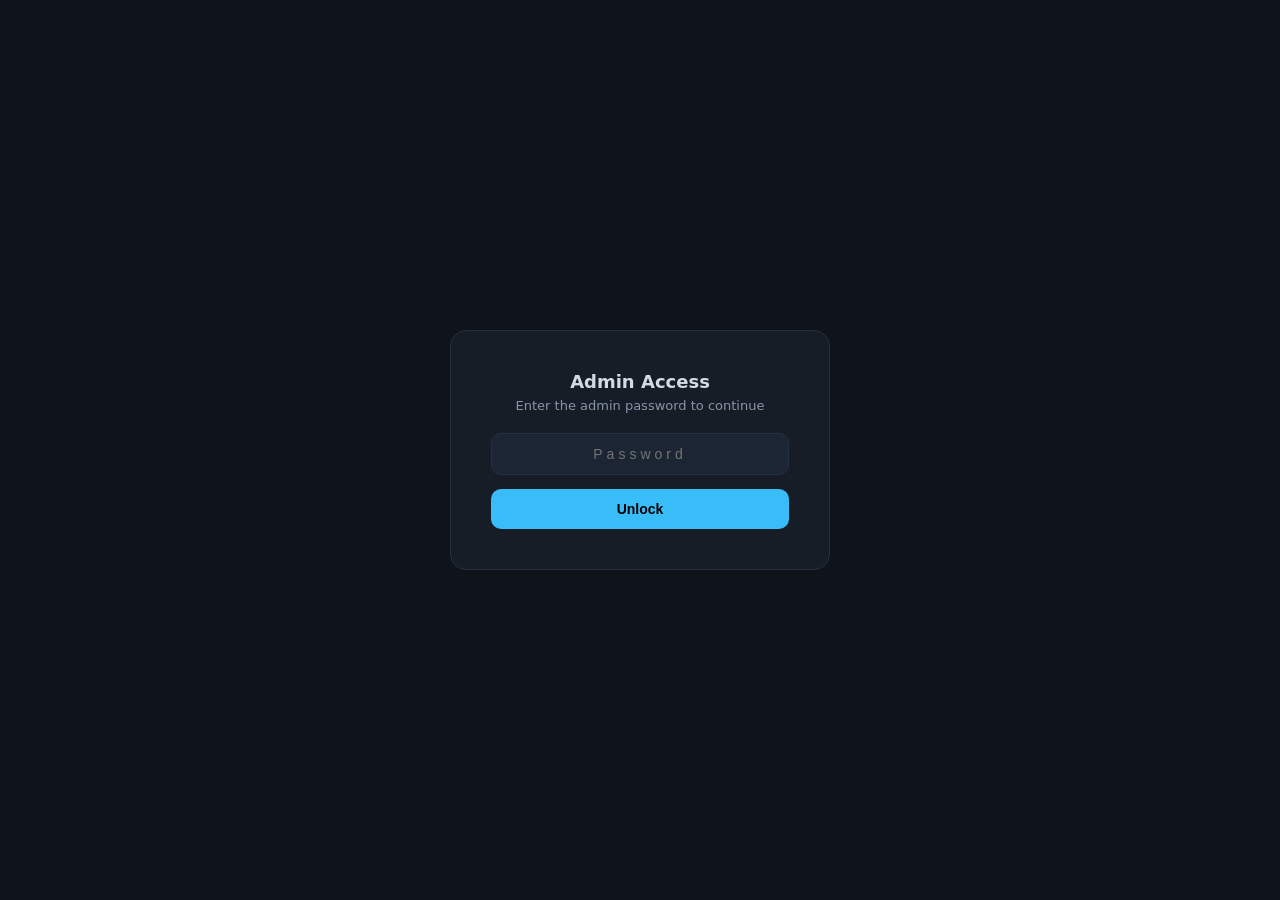
<file: admin.html>
<!DOCTYPE html>
<html lang="en">
<head>
  <meta charset="UTF-8" />
  <meta name="viewport" content="width=device-width, initial-scale=1.0" />
  <title>Lyari Crisis Map - Admin Panel</title>
  <style>
    :root {
      --bg: #0f141a; --panel: #161d27; --panel-2: #1c2533;
      --border: #263042; --text: #d3dae2; --text-secondary: #8895a7;
      --muted: #556677; --accent: #38bdf8; --env: #4ade80; --crit: #ef4444;
      --sev: #f97316; --high: #eab308;
    }
    body.light {
      --bg: #f8f9fc; --panel: #ffffff; --panel-2: #f1f3f7;
      --border: #dde2ea; --text: #0f1729; --text-secondary: #4a5568;
      --muted: #8895a7;
    }
    * { margin: 0; padding: 0; box-sizing: border-box; }
    body { background: var(--bg); color: var(--text); font-family: 'Inter', system-ui, sans-serif; min-height: 100vh; }

    .admin-header { background: var(--panel); border-bottom: 1px solid var(--border); padding: 20px 32px; display: flex; justify-content: space-between; align-items: center; }
    .admin-header h1 { font-size: 20px; font-weight: 800; letter-spacing: -.4px; }
    .admin-header h1 span { color: var(--accent); }
    .header-actions { display: flex; gap: 10px; align-items: center; }
    .theme-btn { background: var(--panel-2); border: 1px solid var(--border); border-radius: 8px; padding: 8px 12px; cursor: pointer; color: var(--text); font-size: 13px; text-decoration: none; }
    .theme-btn:hover { background: var(--border); }

    .tabs { display: flex; gap: 0; padding: 0 32px; background: var(--panel); border-bottom: 1px solid var(--border); }
    .tab { padding: 12px 20px; font-size: 13px; font-weight: 600; color: var(--text-secondary); cursor: pointer; border-bottom: 2px solid transparent; transition: all .2s; }
    .tab.active { color: var(--accent); border-bottom-color: var(--accent); }
    .tab:hover { color: var(--text); }
    .tab .count { background: var(--crit); color: #fff; font-size: 10px; padding: 2px 6px; border-radius: 10px; margin-left: 6px; font-weight: 700; }
    .tab .count.green { background: var(--env); color: #000; }

    .content { padding: 24px 32px; max-width: 1200px; margin: 0 auto; }
    .section { display: none; }
    .section.active { display: block; }

    .stats-row { display: grid; grid-template-columns: repeat(auto-fit, minmax(180px, 1fr)); gap: 14px; margin-bottom: 24px; }
    .stat-card { background: var(--panel); border: 1px solid var(--border); border-radius: 12px; padding: 16px; }
    .stat-card .label { font-size: 11px; color: var(--text-secondary); text-transform: uppercase; letter-spacing: .5px; }
    .stat-card .value { font-size: 28px; font-weight: 800; margin-top: 4px; }
    .stat-card .value.crit { color: var(--crit); }
    .stat-card .value.env { color: var(--env); }
    .stat-card .value.accent { color: var(--accent); }
    .stat-card .value.sev { color: var(--sev); }

    .approved-banner { background: linear-gradient(135deg, #065f46, #064e3b); border: 1px solid var(--env); border-radius: 12px; padding: 16px 20px; margin-bottom: 20px; display: flex; align-items: center; gap: 14px; }
    .approved-banner .icon { font-size: 28px; }
    .approved-banner .info h3 { font-size: 14px; font-weight: 700; color: var(--env); }
    .approved-banner .info p { font-size: 12px; color: #a7f3d0; margin-top: 2px; }
    .approved-banner .badge-count { background: var(--env); color: #000; font-size: 22px; font-weight: 800; padding: 8px 16px; border-radius: 10px; margin-left: auto; }

    .table-wrap { background: var(--panel); border: 1px solid var(--border); border-radius: 12px; overflow: hidden; }
    table { width: 100%; border-collapse: collapse; }
    th { background: var(--panel-2); text-align: left; padding: 12px 16px; font-size: 11px; text-transform: uppercase; letter-spacing: .5px; color: var(--text-secondary); font-weight: 600; }
    td { padding: 12px 16px; border-top: 1px solid var(--border); font-size: 13px; vertical-align: top; }
    tr:hover td { background: var(--panel-2); }
    tr.approved-row td { background: rgba(74, 222, 128, 0.06); }
    tr.approved-row td:first-child { border-left: 3px solid var(--env); }

    .badge { display: inline-block; padding: 3px 8px; border-radius: 6px; font-size: 10px; font-weight: 700; text-transform: uppercase; }
    .badge.pending { background: var(--high); color: #000; }
    .badge.approved { background: var(--env); color: #000; }
    .badge.rejected { background: var(--crit); color: #fff; }

    .btn { border: none; border-radius: 8px; padding: 8px 14px; font-size: 12px; font-weight: 600; cursor: pointer; transition: all .15s; }
    .btn-approve { background: var(--env); color: #000; }
    .btn-approve:hover { filter: brightness(1.15); }
    .btn-reject { background: var(--crit); color: #fff; }
    .btn-reject:hover { filter: brightness(1.15); }
    .btn-view { background: var(--accent); color: #000; }
    .btn-view:hover { filter: brightness(1.15); }
    .btn-delete { background: var(--panel-2); color: var(--crit); border: 1px solid var(--border); }
    .btn-delete:hover { background: var(--crit); color: #fff; }

    .actions-cell { display: flex; gap: 6px; flex-wrap: wrap; }
    .empty { text-align: center; padding: 60px 20px; color: var(--text-secondary); }
    .empty h3 { font-size: 16px; margin-bottom: 8px; color: var(--text); }

    .debug-box { background: var(--panel-2); border: 1px solid var(--border); border-radius: 8px; padding: 12px 16px; margin-bottom: 16px; font-family: monospace; font-size: 11px; color: var(--text-secondary); }

    @media (max-width: 768px) {
      .admin-header { padding: 16px; flex-direction: column; gap: 12px; }
      .content { padding: 16px; }
      .tabs { padding: 0 16px; overflow-x: auto; }
      table { font-size: 12px; }
      td, th { padding: 8px 10px; }
      .actions-cell { flex-direction: column; }
    }
    /* Auth Gate */
    .auth-gate { position: fixed; inset: 0; background: var(--bg); z-index: 9999; display: flex; align-items: center; justify-content: center; }
    .auth-box { background: var(--panel); border: 1px solid var(--border); border-radius: 16px; padding: 40px; max-width: 380px; width: 90%; text-align: center; }
    .auth-box h2 { font-size: 18px; margin-bottom: 6px; }
    .auth-box p { font-size: 13px; color: var(--text-secondary); margin-bottom: 20px; }
    .auth-box input { width: 100%; padding: 12px 16px; border-radius: 10px; border: 1px solid var(--border); background: var(--panel-2); color: var(--text); font-size: 14px; text-align: center; letter-spacing: 4px; outline: none; margin-bottom: 14px; }
    .auth-box input:focus { border-color: var(--accent); }
    .auth-box button { width: 100%; padding: 12px; border: none; border-radius: 10px; background: var(--accent); color: #000; font-weight: 700; font-size: 14px; cursor: pointer; }
    .auth-box button:hover { filter: brightness(1.1); }
    .auth-error { color: var(--crit); font-size: 12px; margin-top: 8px; display: none; }
    .admin-content { display: none; }
    .admin-content.authenticated { display: block; }
  </style>
</head>
<body>

<!-- Auth Gate -->
<div class="auth-gate" id="auth-gate">
  <div class="auth-box">
    <h2>Admin Access</h2>
    <p>Enter the admin password to continue</p>
    <input type="password" id="auth-password" placeholder="Password" maxlength="30" />
    <button onclick="attemptAuth()">Unlock</button>
    <div class="auth-error" id="auth-error">Incorrect password. Try again.</div>
  </div>
</div>

<!-- Main Admin Content (hidden until auth) -->
<div class="admin-content" id="admin-content">

<div class="admin-header">
  <h1>Lyari Crisis Map <span>Admin</span></h1>
  <div class="header-actions">
    <button class="theme-btn" onclick="toggleTheme()">Light/Dark</button>
    <a href="index.html" class="theme-btn" style="color:var(--accent)">Back to Map</a>
  </div>
</div>

<div class="tabs">
  <div class="tab active" data-tab="issues" onclick="switchTab('issues')">
    Submitted Issues <span class="count" id="issues-count">0</span>
  </div>
  <div class="tab" data-tab="edits" onclick="switchTab('edits')">
    Pending Edits <span class="count" id="edits-count">0</span>
  </div>
  <div class="tab" data-tab="approved" onclick="switchTab('approved')">
    Approved <span class="count green" id="approved-count">0</span>
  </div>
</div>

<div class="content">
  <!-- Debug box to confirm data is loading -->
    <div class="debug-box" id="debug-box">Loading data...<br><button onclick="testSubmit()" style="margin-top:8px;padding:4px 10px;border:1px solid var(--accent);background:transparent;color:var(--accent);border-radius:6px;cursor:pointer;font-size:11px;">+ Test Submit (debug)</button></div>

  <!-- Stats -->
  <div class="stats-row">
    <div class="stat-card"><div class="label">Pending Issues</div><div class="value crit" id="stat-pending">0</div></div>
    <div class="stat-card"><div class="label">Pending Edits</div><div class="value sev" id="stat-edits">0</div></div>
    <div class="stat-card"><div class="label">Approved</div><div class="value env" id="stat-approved">0</div></div>
    <div class="stat-card"><div class="label">Total Submitted</div><div class="value accent" id="stat-total">0</div></div>
  </div>

  <!-- Submitted Issues Section -->
  <div class="section active" id="section-issues">
    <!-- Approved issues banner -->
    <div class="approved-banner" id="approved-banner" style="display:none">
      <div class="icon">&#10003;</div>
      <div class="info">
        <h3>Approved Issues</h3>
        <p>These issues have been approved and are now live on the map.</p>
      </div>
      <div class="badge-count" id="approved-banner-count">0</div>
    </div>

    <div class="table-wrap">
      <table>
        <thead>
          <tr>
            <th>Date</th>
            <th>Title</th>
            <th>Category</th>
            <th>UC</th>
            <th>Submitted By</th>
            <th>Status</th>
            <th>Actions</th>
          </tr>
        </thead>
        <tbody id="issues-tbody"></tbody>
      </table>
    </div>
    <div class="empty" id="issues-empty" style="display:none">
      <h3>No submitted issues</h3>
      <p>Community-submitted issues will appear here for review.</p>
    </div>
  </div>

  <!-- Pending Edits Section -->
  <div class="section" id="section-edits">
    <div class="table-wrap">
      <table>
        <thead>
          <tr>
            <th>Date</th>
            <th>Type</th>
            <th>Target</th>
            <th>Details</th>
            <th>Submitted By</th>
            <th>Status</th>
            <th>Actions</th>
          </tr>
        </thead>
        <tbody id="edits-tbody"></tbody>
      </table>
    </div>
    <div class="empty" id="edits-empty" style="display:none">
      <h3>No pending edits</h3>
      <p>Community-suggested corrections will appear here for review.</p>
    </div>
  </div>

  <!-- Approved Section -->
  <div class="section" id="section-approved">
    <div class="table-wrap">
      <table>
        <thead>
          <tr>
            <th>Date</th>
            <th>Type</th>
            <th>Title / Target</th>
            <th>Details</th>
            <th>Actions</th>
          </tr>
        </thead>
        <tbody id="approved-tbody"></tbody>
      </table>
    </div>
    <div class="empty" id="approved-empty" style="display:none">
      <h3>No approved items yet</h3>
      <p>Approved issues and edits will appear here.</p>
    </div>
  </div>
</div>

<script src="db.js"></script>
<script>
const ISSUES_KEY = "lyari-submitted-issues";
const EDITS_KEY = "lyari-community-edits";
const APPROVED_KEY = "lyari-approved";

// Initialize IndexedDB
if (typeof LyariDB !== "undefined") {
  LyariDB.init().catch(e => console.warn("DB init failed, using localStorage:", e));
}

function getSubmitted() {
  // Try IndexedDB first, fallback to localStorage
  if (typeof LyariDB !== "undefined") {
    return LyariDB.getSubmittedIssues().catch(() => {
      try { return JSON.parse(localStorage.getItem(ISSUES_KEY)) || []; } catch { return []; }
    });
  }
  try { return JSON.parse(localStorage.getItem(ISSUES_KEY)) || []; } catch { return []; }
}
function getEdits() {
  if (typeof LyariDB !== "undefined") {
    return LyariDB.getEdits().catch(() => {
      try { return JSON.parse(localStorage.getItem(EDITS_KEY)) || []; } catch { return []; }
    });
  }
  try { return JSON.parse(localStorage.getItem(EDITS_KEY)) || []; } catch { return []; }
}
function getApproved() {
  if (typeof LyariDB !== "undefined") {
    return LyariDB.getApproved().catch(() => {
      try { return JSON.parse(localStorage.getItem(APPROVED_KEY)) || []; } catch { return []; }
    });
  }
  try { return JSON.parse(localStorage.getItem(APPROVED_KEY)) || []; } catch { return []; }
}

function saveSubmitted(arr) {
  localStorage.setItem(ISSUES_KEY, JSON.stringify(arr));
  if (typeof LyariDB !== "undefined") {
    arr.forEach(issue => LyariDB.addSubmittedIssue(issue).catch(() => {}));
  }
}
function saveEdits(arr) {
  localStorage.setItem(EDITS_KEY, JSON.stringify(arr));
}
function saveApproved(arr) {
  localStorage.setItem(APPROVED_KEY, JSON.stringify(arr));
  if (typeof LyariDB !== "undefined") {
    arr.forEach(item => LyariDB.approveItem(item).catch(() => {}));
  }
}

function switchTab(tab) {
  document.querySelectorAll(".tab").forEach(t => t.classList.remove("active"));
  document.querySelector(`[data-tab="${tab}"]`).classList.add("active");
  document.querySelectorAll(".section").forEach(s => s.classList.remove("active"));
  document.getElementById(`section-${tab}`).classList.add("active");
  render();
}

function formatDate(iso) {
  if (!iso) return "-";
  const d = new Date(iso);
  return d.toLocaleDateString("en-GB", { day: "numeric", month: "short", year: "numeric" });
}

function render() {
  const submitted = getSubmitted();
  const edits = getEdits();
  const approved = getApproved();

  const pendingIssues = submitted.filter(i => i.status !== "approved");
  const pendingEdits = edits.filter(e => e.status === "pending");
  const approvedIssues = approved.filter(a => a.type === "issue");
  const approvedEdits = approved.filter(a => a.type === "edit");

  // Debug info
  document.getElementById("debug-box").innerHTML =
    `<strong>localStorage keys:</strong> ${ISSUES_KEY}, ${EDITS_KEY}, ${APPROVED_KEY}<br>` +
    `<strong>Raw submitted:</strong> ${localStorage.getItem(ISSUES_KEY) ? "Found (" + submitted.length + " items)" : "NOT FOUND"}<br>` +
    `<strong>Pending issues:</strong> ${pendingIssues.length} | <strong>Approved issues:</strong> ${approvedIssues.length} | <strong>Pending edits:</strong> ${pendingEdits.length}`;

  document.getElementById("issues-count").textContent = pendingIssues.length;
  document.getElementById("edits-count").textContent = pendingEdits.length;
  document.getElementById("approved-count").textContent = approved.length;

  document.getElementById("stat-pending").textContent = pendingIssues.length;
  document.getElementById("stat-edits").textContent = pendingEdits.length;
  document.getElementById("stat-approved").textContent = approved.length;
  document.getElementById("stat-total").textContent = submitted.length + edits.length;

  // Approved banner
  const banner = document.getElementById("approved-banner");
  if (approvedIssues.length > 0) {
    banner.style.display = "flex";
    document.getElementById("approved-banner-count").textContent = approvedIssues.length;
  } else {
    banner.style.display = "none";
  }

  // Issues table
  const issuesTbody = document.getElementById("issues-tbody");
  const issuesEmpty = document.getElementById("issues-empty");
  if (pendingIssues.length === 0) {
    issuesTbody.innerHTML = "";
    issuesEmpty.style.display = "block";
  } else {
    issuesEmpty.style.display = "none";
    issuesTbody.innerHTML = pendingIssues.map((issue, i) => {
      const origIdx = submitted.indexOf(issue);
      return `<tr>
        <td>${formatDate(issue.submittedAt)}</td>
        <td><strong>${issue.title}</strong></td>
        <td>${issue.cat || "-"}</td>
        <td>${issue.loc || "-"}</td>
        <td>${issue.submittedBy || "Anonymous"}</td>
        <td><span class="badge pending">${issue.status || "pending"}</span></td>
        <td class="actions-cell">
          <button class="btn btn-view" onclick="viewIssue(${origIdx})">View</button>
          <button class="btn btn-approve" onclick="approveIssue(${origIdx})">Approve</button>
          <button class="btn btn-reject" onclick="rejectIssue(${origIdx})">Reject</button>
        </td>
      </tr>`;
    }).join("");
  }

  // Edits table
  const editsTbody = document.getElementById("edits-tbody");
  const editsEmpty = document.getElementById("edits-empty");
  if (pendingEdits.length === 0) {
    editsTbody.innerHTML = "";
    editsEmpty.style.display = "block";
  } else {
    editsEmpty.style.display = "none";
    editsTbody.innerHTML = pendingEdits.map((edit, i) => {
      const origIdx = edits.indexOf(edit);
      return `<tr>
        <td>${formatDate(edit.submittedAt)}</td>
        <td>${edit.type}</td>
        <td>${edit.target}</td>
        <td style="max-width:300px">${edit.details}</td>
        <td>${edit.submittedBy || "Anonymous"}</td>
        <td><span class="badge pending">pending</span></td>
        <td class="actions-cell">
          <button class="btn btn-approve" onclick="approveEdit(${origIdx})">Approve</button>
          <button class="btn btn-reject" onclick="rejectEdit(${origIdx})">Reject</button>
        </td>
      </tr>`;
    }).join("");
  }

  // Approved table
  const approvedTbody = document.getElementById("approved-tbody");
  const approvedEmpty = document.getElementById("approved-empty");
  if (approved.length === 0) {
    approvedTbody.innerHTML = "";
    approvedEmpty.style.display = "block";
  } else {
    approvedEmpty.style.display = "none";
    approvedTbody.innerHTML = approved.map((item, i) => `<tr class="approved-row">
      <td>${formatDate(item.approvedAt)}</td>
      <td><span class="badge approved">${item.type}</span></td>
      <td><strong>${item.title || item.target || "-"}</strong></td>
      <td style="max-width:300px">${item.details || item.summaryEn || "-"}</td>
      <td class="actions-cell">
        <button class="btn btn-delete" onclick="removeApproved(${i})">Remove</button>
      </td>
    </tr>`).join("");
  }
}

function viewIssue(idx) {
  const submitted = getSubmitted();
  const issue = submitted[idx];
  if (!issue) return;
  const w = window.open("", "_blank", "width=600,height=500");
  w.document.write(`<html><head><title>${issue.title}</title><style>body{font-family:system-ui;padding:20px;background:#0f141a;color:#d3dae2;}h1{font-size:16px;}p{font-size:13px;color:#8895a7;line-height:1.6;}.field{margin:8px 0;}label{font-size:11px;color:#556677;text-transform:uppercase;}</style></head><body>
    <h1>${issue.title}</h1>
    <div class="field"><label>Category:</label> ${issue.cat}</div>
    <div class="field"><label>Severity:</label> ${issue.sev}</div>
    <div class="field"><label>Location:</label> ${issue.loc}</div>
    <div class="field"><label>Submitted by:</label> ${issue.submittedBy || "Anonymous"}</div>
    <div class="field"><label>Description:</label><p>${issue.summaryEn}</p></div>
    ${issue.images && issue.images.length ? `<div class="field"><label>Photos:</label><br>${issue.images.map(img => `<img src="${img}" style="max-width:100%;max-height:200px;border-radius:8px;margin:4px 0;" />`).join("")}</div>` : ""}
  </body></html>`);
}

function approveIssue(idx) {
  const submitted = getSubmitted();
  const issue = submitted[idx];
  if (!issue) return;
  issue.status = "approved";
  submitted.splice(idx, 1);
  saveSubmitted(submitted);
  const approved = getApproved();
  approved.push({ ...issue, type: "issue", approvedAt: new Date().toISOString() });
  saveApproved(approved);
  render();
  alert("Issue approved and added to map.");
}

function rejectIssue(idx) {
  if (!confirm("Reject and delete this submission?")) return;
  const submitted = getSubmitted();
  submitted.splice(idx, 1);
  saveSubmitted(submitted);
  render();
}

function approveEdit(idx) {
  const edits = getEdits();
  const edit = edits[idx];
  if (!edit) return;
  edits.splice(idx, 1);
  saveEdits(edits);
  const approved = getApproved();
  approved.push({ ...edit, type: "edit", approvedAt: new Date().toISOString() });
  saveApproved(approved);
  render();
  alert("Edit approved. You can now manually apply this correction to app.js.");
}

function rejectEdit(idx) {
  if (!confirm("Reject this edit suggestion?")) return;
  const edits = getEdits();
  edits.splice(idx, 1);
  saveEdits(edits);
  render();
}

function removeApproved(idx) {
  if (!confirm("Remove from approved list?")) return;
  const approved = getApproved();
  approved.splice(idx, 1);
  saveApproved(approved);
  render();
}

// Theme
let currentTheme = localStorage.getItem("lyari-theme") || "dark";
function applyTheme(t) {
  if (t === "light") document.body.classList.add("light");
  else document.body.classList.remove("light");
  localStorage.setItem("lyari-theme", t);
  currentTheme = t;
}
function toggleTheme() { applyTheme(currentTheme === "dark" ? "light" : "dark"); }
applyTheme(currentTheme);

function testSubmit() {
  const testIssue = {
    id: "submitted-" + Date.now(),
    title: "TEST ISSUE - " + new Date().toLocaleTimeString(),
    titleUrdu: "ٹیسٹ مسئلہ",
    cat: "social",
    sev: "high",
    loc: "UC-11 Chakiwara (Test)",
    coords: [67.000, 24.871],
    summaryEn: "This is a test issue submitted from admin panel for debugging.",
    summaryUr: "یہ ٹیسٹ مسئلہ ہے",
    facts: ["Test fact 1", "Test fact 2"],
    factsUr: ["ٹیسٹ حقیقت 1"],
    solutions: ["Test solution"],
    solutionsUr: ["ٹیسٹ حل"],
    resources: [],
    sources: [{ t: "Admin Test", u: "#" }],
    images: [],
    people: [],
    isSubmitted: true,
    submittedBy: "Admin Debug",
    submittedAt: new Date().toISOString(),
  };
  const arr = getSubmitted();
  arr.push(testIssue);
  localStorage.setItem(ISSUES_KEY, JSON.stringify(arr));
  render();
  alert("Test issue added to localStorage. Check if it appears in the table.");
}

render();
</script>

</div><!-- end admin-content -->

<script>
// Auth Gate
const ADMIN_PASSWORD = "hawa";

function attemptAuth() {
  const input = document.getElementById("auth-password");
  const error = document.getElementById("auth-error");
  if (input.value === ADMIN_PASSWORD) {
    document.getElementById("auth-gate").style.display = "none";
    document.getElementById("admin-content").classList.add("authenticated");
    sessionStorage.setItem("lyari-admin-auth", "1");
  } else {
    error.style.display = "block";
    input.value = "";
    input.focus();
  }
}

document.getElementById("auth-password").addEventListener("keydown", e => {
  if (e.key === "Enter") attemptAuth();
});

// Check if already authenticated in this session
if (sessionStorage.getItem("lyari-admin-auth") === "1") {
  document.getElementById("auth-gate").style.display = "none";
  document.getElementById("admin-content").classList.add("authenticated");
}
</script>

</body>
</html>
</file>
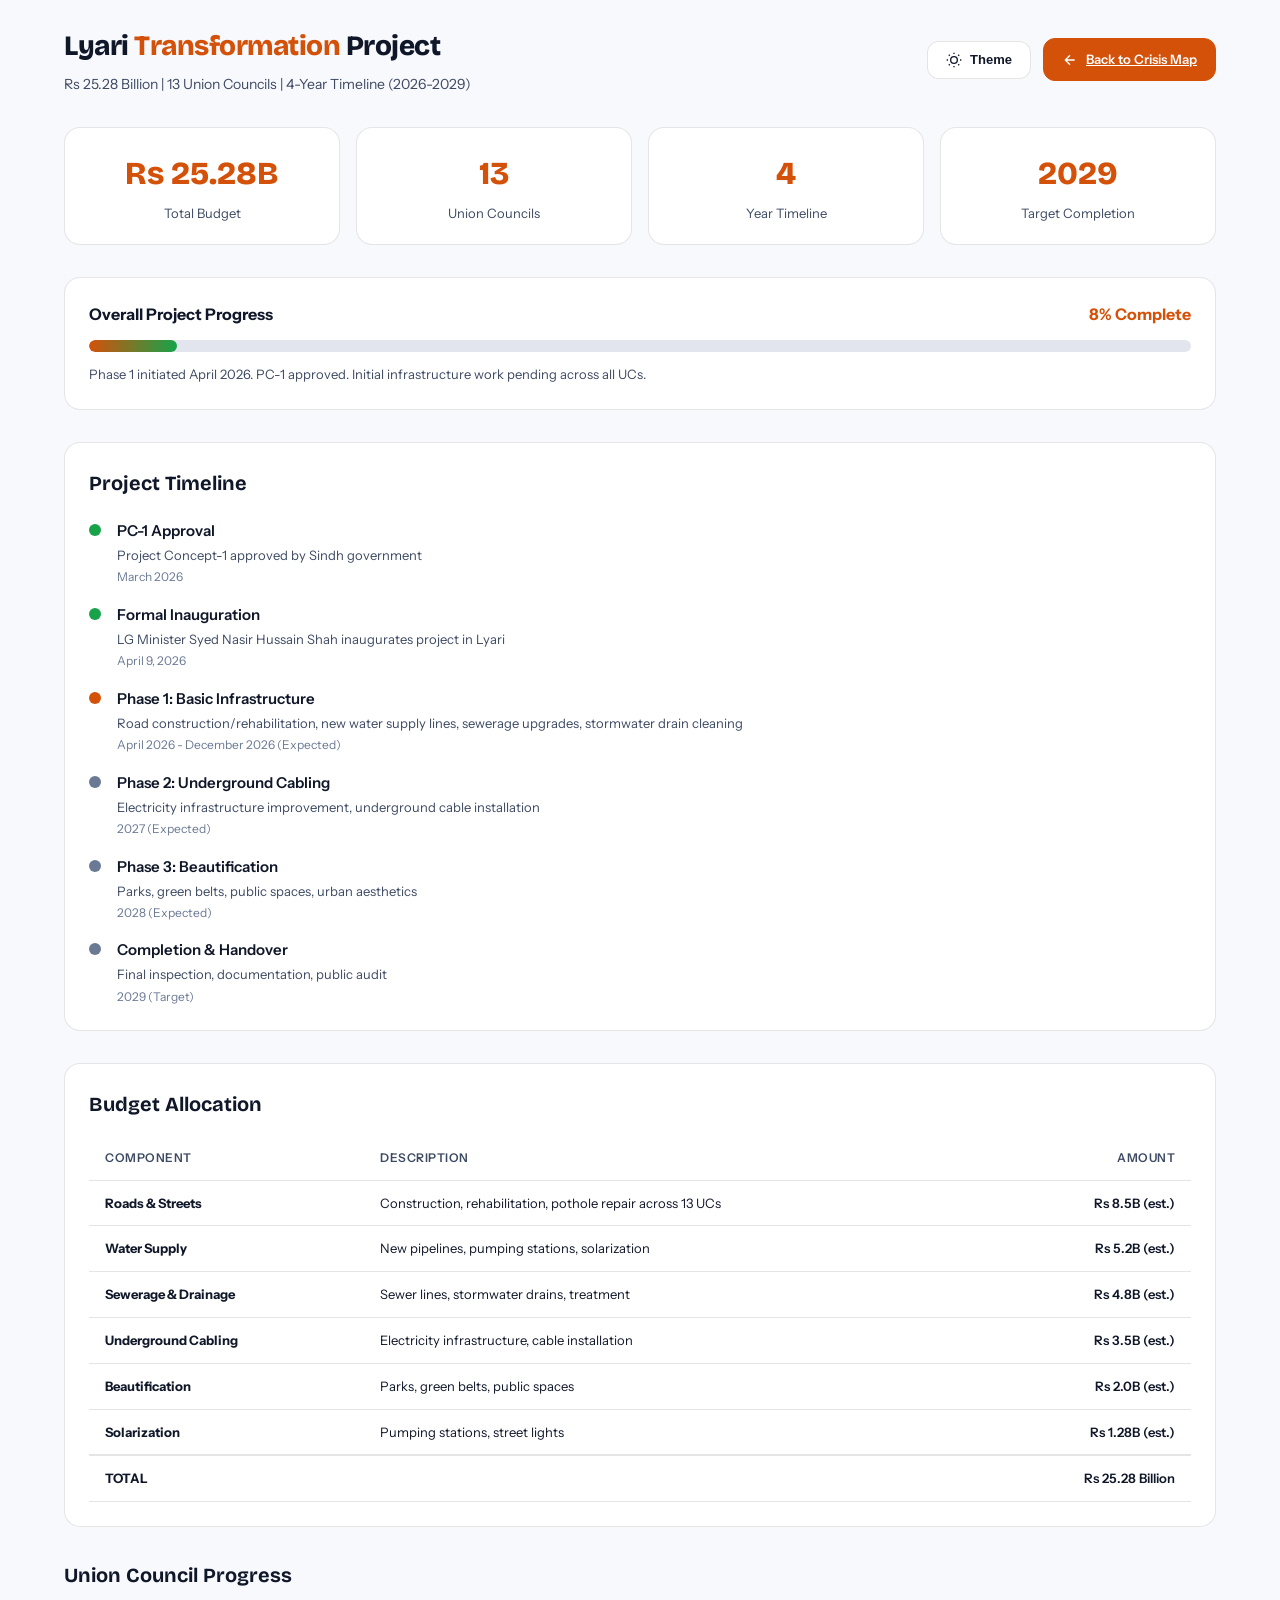
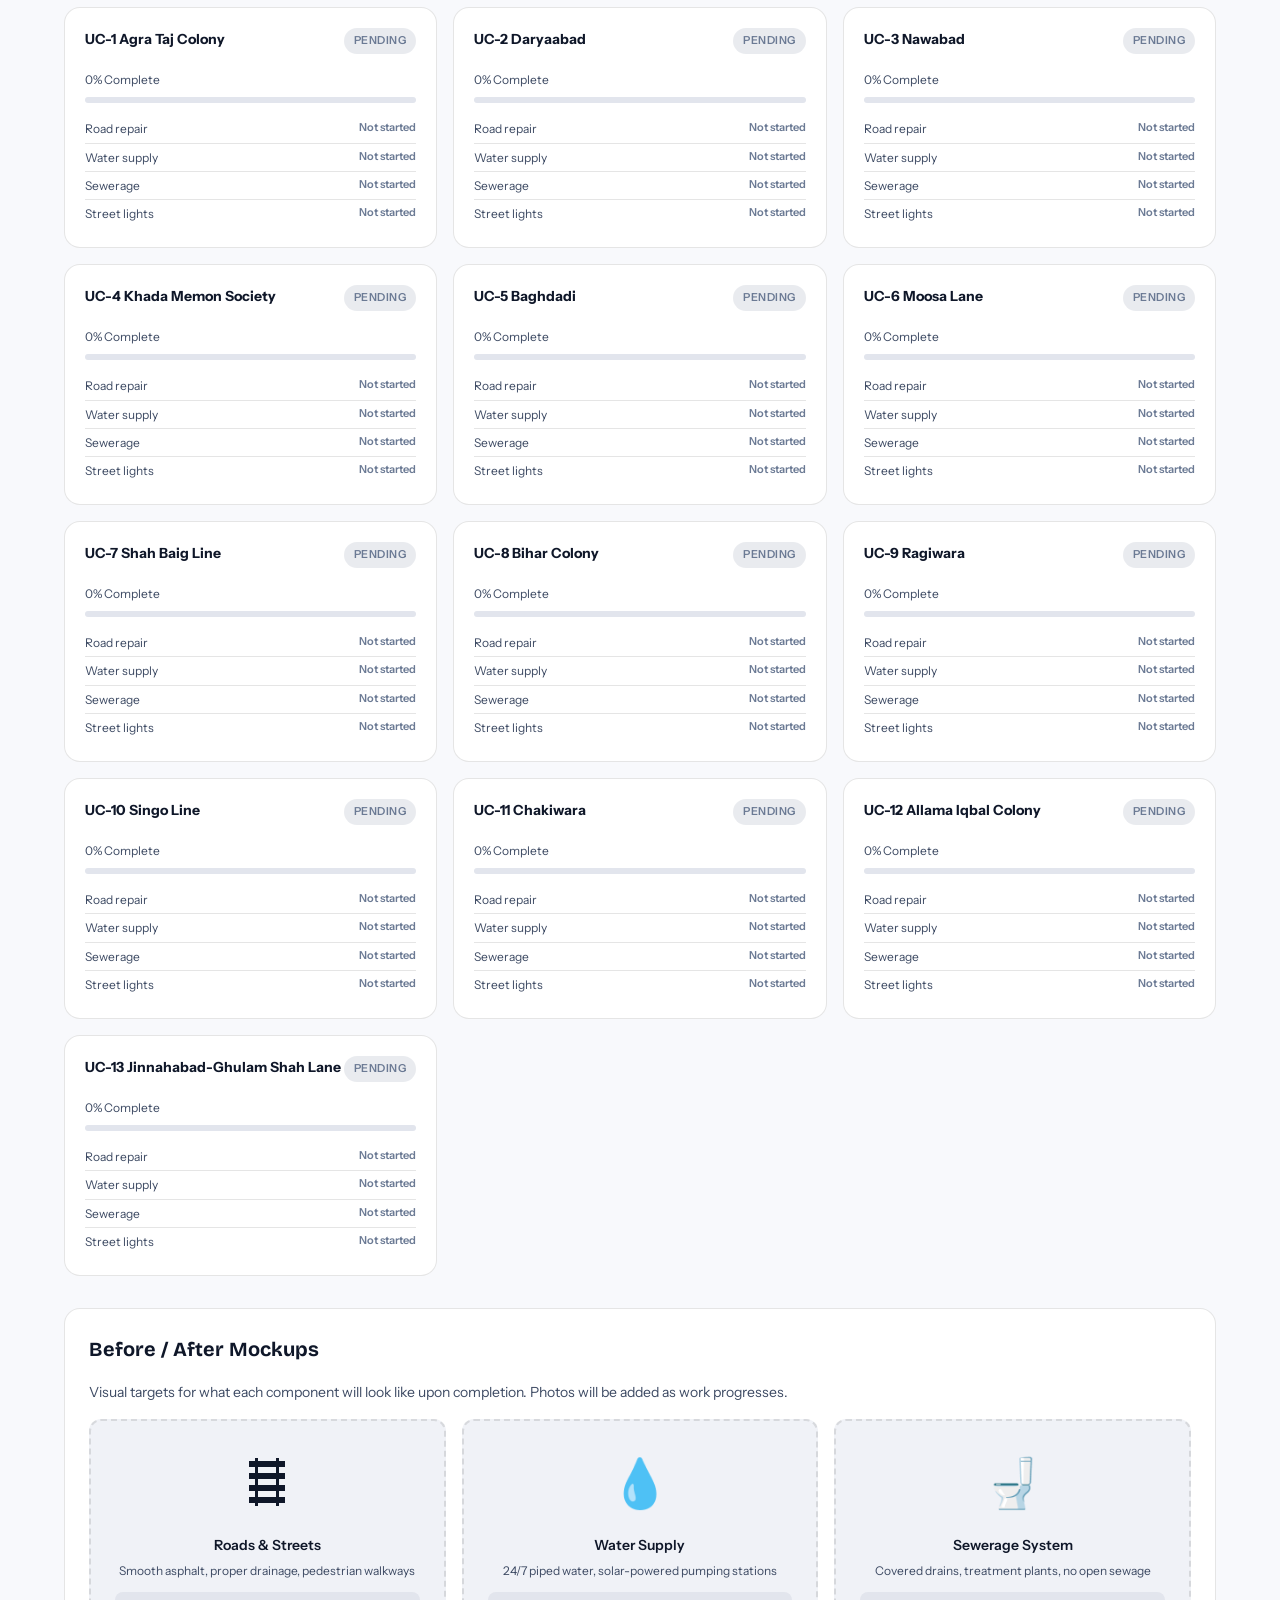
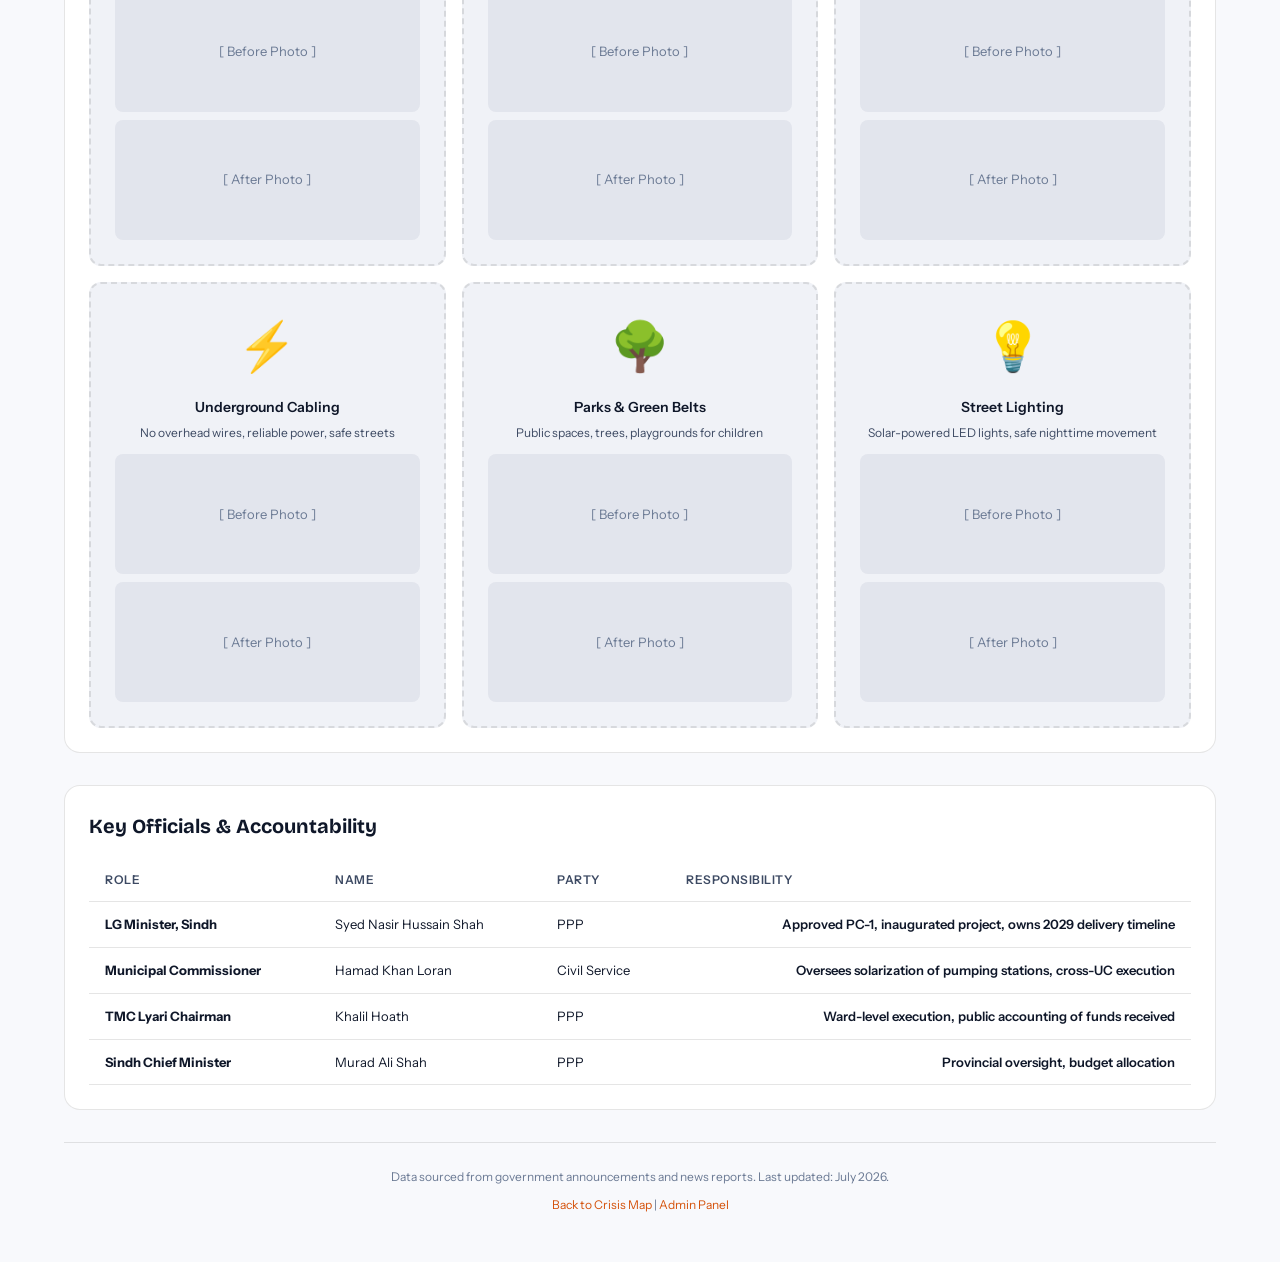
<file: lyari-transformation.html>
<!DOCTYPE html>
<html lang="en">
<head>
<meta charset="UTF-8" />
<meta name="viewport" content="width=device-width, initial-scale=1.0" />
<title>Lyari Transformation Project - Progress Tracker</title>
<meta name="description" content="Track the Rs 25.28 Billion Lyari Transformation Project across all 13 Union Councils. Real-time progress, budget tracking, and accountability." />
<meta name="theme-color" content="#f8f9fc" />
<link rel="preconnect" href="https://fonts.googleapis.com" />
<link rel="preconnect" href="https://fonts.gstatic.com" crossorigin />
<link href="https://fonts.googleapis.com/css2?family=Bricolage+Grotesque:opsz,wght@12..96,400;12..96,600;12..96,700;12..96,800&family=Instrument+Sans:ital,wght@0,400;0,500;0,600;0,700;1,400&family=Noto+Naskh+Arabic:wght@400;500;600;700&display=swap" rel="stylesheet">
<style>
:root {
  --bg: #f8f9fc;
  --bg-2: #eef0f5;
  --panel: #ffffff;
  --panel-2: #f0f2f7;
  --panel-3: #e2e5ed;
  --text: #0f1729;
  --text-secondary: #3d4a63;
  --muted: #6b7a94;
  --accent: #d4510a;
  --accent-glow: rgba(212,81,10,.12);
  --infra: #0284c7;
  --social: #db2777;
  --env: #16a34a;
  --border: rgba(0,0,0,.1);
  --border-hover: rgba(0,0,0,.18);
  --glass: rgba(255,255,255,.95);
  --radius: 12px;
  --radius-lg: 16px;
  --transition: cubic-bezier(.4,0,.2,1);
  --success: #16a34a;
  --warning: #ca8a04;
  --danger: #dc2626;
  --info: #0284c7;
}
body.dark {
  --bg: #0a0c10;
  --bg-2: #0f1218;
  --panel: #141820;
  --panel-2: #1a1f2a;
  --panel-3: #222836;
  --text: #e8edf4;
  --text-secondary: #8892a4;
  --muted: #5a6478;
  --accent: #ff6b35;
  --accent-glow: rgba(255,107,53,.15);
  --infra: #38bdf8;
  --social: #f472b6;
  --env: #4ade80;
  --border: rgba(255,255,255,.06);
  --border-hover: rgba(255,255,255,.12);
  --glass: rgba(20,24,32,.85);
  --success: #4ade80;
  --warning: #facc15;
  --danger: #ef4444;
  --info: #38bdf8;
}
* { box-sizing: border-box; margin: 0; padding: 0; }
body {
  font-family: 'Instrument Sans', 'Noto Naskh Arabic', sans-serif;
  background: var(--bg);
  color: var(--text);
  line-height: 1.6;
  min-height: 100vh;
}
.container {
  max-width: 1200px;
  margin: 0 auto;
  padding: 24px;
}

/* Header */
.header {
  display: flex;
  justify-content: space-between;
  align-items: center;
  margin-bottom: 32px;
  flex-wrap: wrap;
  gap: 16px;
}
.header-left h1 {
  font-family: 'Bricolage Grotesque', serif;
  font-size: 28px;
  font-weight: 800;
  letter-spacing: -0.5px;
}
.header-left h1 span { color: var(--accent); }
.header-left p {
  color: var(--text-secondary);
  font-size: 14px;
  margin-top: 4px;
}
.header-actions {
  display: flex;
  gap: 12px;
  align-items: center;
}
.btn {
  display: inline-flex;
  align-items: center;
  gap: 8px;
  padding: 10px 18px;
  border-radius: var(--radius);
  font-weight: 600;
  font-size: 13px;
  cursor: pointer;
  border: 1px solid var(--border);
  background: var(--panel);
  color: var(--text);
  transition: all 0.2s var(--transition);
}
.btn:hover {
  border-color: var(--border-hover);
  background: var(--panel-2);
}
.btn-accent {
  background: var(--accent);
  color: white;
  border-color: var(--accent);
}
.btn-accent:hover {
  opacity: 0.9;
}

/* Overview Stats */
.stats-grid {
  display: grid;
  grid-template-columns: repeat(auto-fit, minmax(200px, 1fr));
  gap: 16px;
  margin-bottom: 32px;
}
.stat-card {
  background: var(--panel);
  border: 1px solid var(--border);
  border-radius: var(--radius-lg);
  padding: 20px;
  text-align: center;
}
.stat-num {
  font-family: 'Bricolage Grotesque', serif;
  font-size: 32px;
  font-weight: 800;
  color: var(--accent);
}
.stat-label {
  font-size: 13px;
  color: var(--text-secondary);
  margin-top: 4px;
}

/* Progress Bar */
.progress-section {
  background: var(--panel);
  border: 1px solid var(--border);
  border-radius: var(--radius-lg);
  padding: 24px;
  margin-bottom: 32px;
}
.progress-header {
  display: flex;
  justify-content: space-between;
  margin-bottom: 12px;
}
.progress-title {
  font-weight: 700;
  font-size: 16px;
}
.progress-pct {
  font-weight: 700;
  color: var(--accent);
}
.progress-bar {
  height: 12px;
  background: var(--panel-3);
  border-radius: 6px;
  overflow: hidden;
}
.progress-fill {
  height: 100%;
  background: linear-gradient(90deg, var(--accent), var(--success));
  border-radius: 6px;
  transition: width 0.5s var(--transition);
}

/* Timeline */
.timeline {
  background: var(--panel);
  border: 1px solid var(--border);
  border-radius: var(--radius-lg);
  padding: 24px;
  margin-bottom: 32px;
}
.timeline h2 {
  font-family: 'Bricolage Grotesque', serif;
  font-size: 20px;
  font-weight: 700;
  margin-bottom: 20px;
}
.timeline-items {
  display: flex;
  flex-direction: column;
  gap: 16px;
}
.timeline-item {
  display: flex;
  gap: 16px;
  align-items: flex-start;
}
.timeline-dot {
  width: 12px;
  height: 12px;
  border-radius: 50%;
  margin-top: 5px;
  flex-shrink: 0;
}
.timeline-dot.completed { background: var(--success); }
.timeline-dot.active { background: var(--accent); animation: pulse 2s infinite; }
.timeline-dot.pending { background: var(--muted); }
@keyframes pulse {
  0%, 100% { box-shadow: 0 0 0 0 rgba(212,81,10,0.4); }
  50% { box-shadow: 0 0 0 8px rgba(212,81,10,0); }
}
.timeline-content h3 {
  font-size: 15px;
  font-weight: 600;
  margin-bottom: 2px;
}
.timeline-content p {
  font-size: 13px;
  color: var(--text-secondary);
}
.timeline-date {
  font-size: 12px;
  color: var(--muted);
  margin-top: 2px;
}

/* UC Grid */
.uc-section {
  margin-bottom: 32px;
}
.uc-section h2 {
  font-family: 'Bricolage Grotesque', serif;
  font-size: 20px;
  font-weight: 700;
  margin-bottom: 16px;
}
.uc-grid {
  display: grid;
  grid-template-columns: repeat(auto-fill, minmax(280px, 1fr));
  gap: 16px;
}
.uc-card {
  background: var(--panel);
  border: 1px solid var(--border);
  border-radius: var(--radius-lg);
  padding: 20px;
  transition: all 0.2s var(--transition);
}
.uc-card:hover {
  border-color: var(--border-hover);
  box-shadow: 0 4px 20px rgba(0,0,0,0.05);
}
.uc-header {
  display: flex;
  justify-content: space-between;
  align-items: flex-start;
  margin-bottom: 12px;
}
.uc-name {
  font-weight: 700;
  font-size: 14px;
}
.uc-status {
  font-size: 11px;
  font-weight: 600;
  padding: 4px 10px;
  border-radius: 20px;
  text-transform: uppercase;
  letter-spacing: 0.5px;
}
.uc-status.pending { background: rgba(107,122,148,0.15); color: var(--muted); }
.uc-status.active { background: rgba(212,81,10,0.15); color: var(--accent); }
.uc-status.completed { background: rgba(22,163,74,0.15); color: var(--success); }
.uc-progress {
  margin-bottom: 12px;
}
.uc-progress-bar {
  height: 6px;
  background: var(--panel-3);
  border-radius: 3px;
  overflow: hidden;
  margin-top: 6px;
}
.uc-progress-fill {
  height: 100%;
  background: var(--accent);
  border-radius: 3px;
}
.uc-tasks {
  list-style: none;
}
.uc-tasks li {
  font-size: 12px;
  color: var(--text-secondary);
  padding: 4px 0;
  border-bottom: 1px solid var(--border);
  display: flex;
  justify-content: space-between;
}
.uc-tasks li:last-child { border-bottom: none; }
.task-status {
  font-weight: 600;
  font-size: 11px;
}
.task-status.done { color: var(--success); }
.task-status.in-progress { color: var(--accent); }
.task-status.not-started { color: var(--muted); }

/* Mockup Section */
.mockup-section {
  background: var(--panel);
  border: 1px solid var(--border);
  border-radius: var(--radius-lg);
  padding: 24px;
  margin-bottom: 32px;
}
.mockup-section h2 {
  font-family: 'Bricolage Grotesque', serif;
  font-size: 20px;
  font-weight: 700;
  margin-bottom: 16px;
}
.mockup-grid {
  display: grid;
  grid-template-columns: repeat(auto-fill, minmax(300px, 1fr));
  gap: 16px;
}
.mockup-card {
  border: 2px dashed var(--border);
  border-radius: var(--radius);
  padding: 24px;
  text-align: center;
  background: var(--panel-2);
}
.mockup-icon {
  font-size: 48px;
  margin-bottom: 12px;
}
.mockup-card h3 {
  font-size: 14px;
  font-weight: 600;
  margin-bottom: 4px;
}
.mockup-card p {
  font-size: 12px;
  color: var(--text-secondary);
}
.mockup-placeholder {
  background: var(--panel-3);
  border-radius: 8px;
  height: 120px;
  display: flex;
  align-items: center;
  justify-content: center;
  color: var(--muted);
  font-size: 13px;
  margin-top: 12px;
}

/* Budget Section */
.budget-section {
  background: var(--panel);
  border: 1px solid var(--border);
  border-radius: var(--radius-lg);
  padding: 24px;
  margin-bottom: 32px;
}
.budget-section h2 {
  font-family: 'Bricolage Grotesque', serif;
  font-size: 20px;
  font-weight: 700;
  margin-bottom: 16px;
}
.budget-table {
  width: 100%;
  border-collapse: collapse;
}
.budget-table th, .budget-table td {
  padding: 12px 16px;
  text-align: left;
  border-bottom: 1px solid var(--border);
  font-size: 13px;
}
.budget-table th {
  font-weight: 600;
  color: var(--text-secondary);
  font-size: 12px;
  text-transform: uppercase;
  letter-spacing: 0.5px;
}
.budget-table td:last-child {
  font-weight: 600;
  text-align: right;
}

/* Footer */
.footer {
  text-align: center;
  padding: 24px;
  color: var(--muted);
  font-size: 12px;
  border-top: 1px solid var(--border);
  margin-top: 32px;
}
.footer a {
  color: var(--accent);
  text-decoration: none;
}
.footer a:hover { text-decoration: underline; }

/* Responsive */
@media (max-width: 768px) {
  .container { padding: 16px; }
  .header-left h1 { font-size: 22px; }
  .stats-grid { grid-template-columns: repeat(2, 1fr); }
  .stat-num { font-size: 24px; }
}
</style>
</head>
<body>

<div class="container">
  <!-- Header -->
  <div class="header">
    <div class="header-left">
      <h1>Lyari <span>Transformation</span> Project</h1>
      <p>Rs 25.28 Billion | 13 Union Councils | 4-Year Timeline (2026-2029)</p>
    </div>
    <div class="header-actions">
      <button class="btn" onclick="toggleTheme()">
        <svg width="16" height="16" viewBox="0 0 24 24" fill="none" stroke="currentColor" stroke-width="2">
          <circle cx="12" cy="12" r="5"/><path d="M12 1v2M12 21v2M4.22 4.22l1.42 1.42M18.36 18.36l1.42 1.42M1 12h2M21 12h2M4.22 19.78l1.42-1.42M18.36 5.64l1.42-1.42"/>
        </svg>
        Theme
      </button>
      <a href="index.html" class="btn btn-accent">
        <svg width="16" height="16" viewBox="0 0 24 24" fill="none" stroke="currentColor" stroke-width="2">
          <path d="M19 12H5M12 19l-7-7 7-7"/>
        </svg>
        Back to Crisis Map
      </a>
    </div>
  </div>

  <!-- Overview Stats -->
  <div class="stats-grid">
    <div class="stat-card">
      <div class="stat-num">Rs 25.28B</div>
      <div class="stat-label">Total Budget</div>
    </div>
    <div class="stat-card">
      <div class="stat-num">13</div>
      <div class="stat-label">Union Councils</div>
    </div>
    <div class="stat-card">
      <div class="stat-num">4</div>
      <div class="stat-label">Year Timeline</div>
    </div>
    <div class="stat-card">
      <div class="stat-num">2029</div>
      <div class="stat-label">Target Completion</div>
    </div>
  </div>

  <!-- Overall Progress -->
  <div class="progress-section">
    <div class="progress-header">
      <span class="progress-title">Overall Project Progress</span>
      <span class="progress-pct">8% Complete</span>
    </div>
    <div class="progress-bar">
      <div class="progress-fill" style="width: 8%"></div>
    </div>
    <p style="margin-top: 12px; font-size: 13px; color: var(--text-secondary);">
      Phase 1 initiated April 2026. PC-1 approved. Initial infrastructure work pending across all UCs.
    </p>
  </div>

  <!-- Timeline -->
  <div class="timeline">
    <h2>Project Timeline</h2>
    <div class="timeline-items">
      <div class="timeline-item">
        <div class="timeline-dot completed"></div>
        <div class="timeline-content">
          <h3>PC-1 Approval</h3>
          <p>Project Concept-1 approved by Sindh government</p>
          <div class="timeline-date">March 2026</div>
        </div>
      </div>
      <div class="timeline-item">
        <div class="timeline-dot completed"></div>
        <div class="timeline-content">
          <h3>Formal Inauguration</h3>
          <p>LG Minister Syed Nasir Hussain Shah inaugurates project in Lyari</p>
          <div class="timeline-date">April 9, 2026</div>
        </div>
      </div>
      <div class="timeline-item">
        <div class="timeline-dot active"></div>
        <div class="timeline-content">
          <h3>Phase 1: Basic Infrastructure</h3>
          <p>Road construction/rehabilitation, new water supply lines, sewerage upgrades, stormwater drain cleaning</p>
          <div class="timeline-date">April 2026 - December 2026 (Expected)</div>
        </div>
      </div>
      <div class="timeline-item">
        <div class="timeline-dot pending"></div>
        <div class="timeline-content">
          <h3>Phase 2: Underground Cabling</h3>
          <p>Electricity infrastructure improvement, underground cable installation</p>
          <div class="timeline-date">2027 (Expected)</div>
        </div>
      </div>
      <div class="timeline-item">
        <div class="timeline-dot pending"></div>
        <div class="timeline-content">
          <h3>Phase 3: Beautification</h3>
          <p>Parks, green belts, public spaces, urban aesthetics</p>
          <div class="timeline-date">2028 (Expected)</div>
        </div>
      </div>
      <div class="timeline-item">
        <div class="timeline-dot pending"></div>
        <div class="timeline-content">
          <h3>Completion & Handover</h3>
          <p>Final inspection, documentation, public audit</p>
          <div class="timeline-date">2029 (Target)</div>
        </div>
      </div>
    </div>
  </div>

  <!-- Budget Breakdown -->
  <div class="budget-section">
    <h2>Budget Allocation</h2>
    <table class="budget-table">
      <thead>
        <tr>
          <th>Component</th>
          <th>Description</th>
          <th style="text-align:right">Amount</th>
        </tr>
      </thead>
      <tbody>
        <tr>
          <td><strong>Roads & Streets</strong></td>
          <td>Construction, rehabilitation, pothole repair across 13 UCs</td>
          <td>Rs 8.5B (est.)</td>
        </tr>
        <tr>
          <td><strong>Water Supply</strong></td>
          <td>New pipelines, pumping stations, solarization</td>
          <td>Rs 5.2B (est.)</td>
        </tr>
        <tr>
          <td><strong>Sewerage & Drainage</strong></td>
          <td>Sewer lines, stormwater drains, treatment</td>
          <td>Rs 4.8B (est.)</td>
        </tr>
        <tr>
          <td><strong>Underground Cabling</strong></td>
          <td>Electricity infrastructure, cable installation</td>
          <td>Rs 3.5B (est.)</td>
        </tr>
        <tr>
          <td><strong>Beautification</strong></td>
          <td>Parks, green belts, public spaces</td>
          <td>Rs 2.0B (est.)</td>
        </tr>
        <tr>
          <td><strong>Solarization</strong></td>
          <td>Pumping stations, street lights</td>
          <td>Rs 1.28B (est.)</td>
        </tr>
        <tr style="font-weight:700; border-top: 2px solid var(--border);">
          <td>TOTAL</td>
          <td></td>
          <td>Rs 25.28 Billion</td>
        </tr>
      </tbody>
    </table>
  </div>

  <!-- UC Progress Grid -->
  <div class="uc-section">
    <h2>Union Council Progress</h2>
    <div class="uc-grid">
      <!-- UC-1 -->
      <div class="uc-card">
        <div class="uc-header">
          <span class="uc-name">UC-1 Agra Taj Colony</span>
          <span class="uc-status pending">Pending</span>
        </div>
        <div class="uc-progress">
          <span style="font-size:12px; color: var(--text-secondary);">0% Complete</span>
          <div class="uc-progress-bar"><div class="uc-progress-fill" style="width:0%"></div></div>
        </div>
        <ul class="uc-tasks">
          <li>Road repair <span class="task-status not-started">Not started</span></li>
          <li>Water supply <span class="task-status not-started">Not started</span></li>
          <li>Sewerage <span class="task-status not-started">Not started</span></li>
          <li>Street lights <span class="task-status not-started">Not started</span></li>
        </ul>
      </div>
      <!-- UC-2 -->
      <div class="uc-card">
        <div class="uc-header">
          <span class="uc-name">UC-2 Daryaabad</span>
          <span class="uc-status pending">Pending</span>
        </div>
        <div class="uc-progress">
          <span style="font-size:12px; color: var(--text-secondary);">0% Complete</span>
          <div class="uc-progress-bar"><div class="uc-progress-fill" style="width:0%"></div></div>
        </div>
        <ul class="uc-tasks">
          <li>Road repair <span class="task-status not-started">Not started</span></li>
          <li>Water supply <span class="task-status not-started">Not started</span></li>
          <li>Sewerage <span class="task-status not-started">Not started</span></li>
          <li>Street lights <span class="task-status not-started">Not started</span></li>
        </ul>
      </div>
      <!-- UC-3 -->
      <div class="uc-card">
        <div class="uc-header">
          <span class="uc-name">UC-3 Nawabad</span>
          <span class="uc-status pending">Pending</span>
        </div>
        <div class="uc-progress">
          <span style="font-size:12px; color: var(--text-secondary);">0% Complete</span>
          <div class="uc-progress-bar"><div class="uc-progress-fill" style="width:0%"></div></div>
        </div>
        <ul class="uc-tasks">
          <li>Road repair <span class="task-status not-started">Not started</span></li>
          <li>Water supply <span class="task-status not-started">Not started</span></li>
          <li>Sewerage <span class="task-status not-started">Not started</span></li>
          <li>Street lights <span class="task-status not-started">Not started</span></li>
        </ul>
      </div>
      <!-- UC-4 -->
      <div class="uc-card">
        <div class="uc-header">
          <span class="uc-name">UC-4 Khada Memon Society</span>
          <span class="uc-status pending">Pending</span>
        </div>
        <div class="uc-progress">
          <span style="font-size:12px; color: var(--text-secondary);">0% Complete</span>
          <div class="uc-progress-bar"><div class="uc-progress-fill" style="width:0%"></div></div>
        </div>
        <ul class="uc-tasks">
          <li>Road repair <span class="task-status not-started">Not started</span></li>
          <li>Water supply <span class="task-status not-started">Not started</span></li>
          <li>Sewerage <span class="task-status not-started">Not started</span></li>
          <li>Street lights <span class="task-status not-started">Not started</span></li>
        </ul>
      </div>
      <!-- UC-5 -->
      <div class="uc-card">
        <div class="uc-header">
          <span class="uc-name">UC-5 Baghdadi</span>
          <span class="uc-status pending">Pending</span>
        </div>
        <div class="uc-progress">
          <span style="font-size:12px; color: var(--text-secondary);">0% Complete</span>
          <div class="uc-progress-bar"><div class="uc-progress-fill" style="width:0%"></div></div>
        </div>
        <ul class="uc-tasks">
          <li>Road repair <span class="task-status not-started">Not started</span></li>
          <li>Water supply <span class="task-status not-started">Not started</span></li>
          <li>Sewerage <span class="task-status not-started">Not started</span></li>
          <li>Street lights <span class="task-status not-started">Not started</span></li>
        </ul>
      </div>
      <!-- UC-6 -->
      <div class="uc-card">
        <div class="uc-header">
          <span class="uc-name">UC-6 Moosa Lane</span>
          <span class="uc-status pending">Pending</span>
        </div>
        <div class="uc-progress">
          <span style="font-size:12px; color: var(--text-secondary);">0% Complete</span>
          <div class="uc-progress-bar"><div class="uc-progress-fill" style="width:0%"></div></div>
        </div>
        <ul class="uc-tasks">
          <li>Road repair <span class="task-status not-started">Not started</span></li>
          <li>Water supply <span class="task-status not-started">Not started</span></li>
          <li>Sewerage <span class="task-status not-started">Not started</span></li>
          <li>Street lights <span class="task-status not-started">Not started</span></li>
        </ul>
      </div>
      <!-- UC-7 -->
      <div class="uc-card">
        <div class="uc-header">
          <span class="uc-name">UC-7 Shah Baig Line</span>
          <span class="uc-status pending">Pending</span>
        </div>
        <div class="uc-progress">
          <span style="font-size:12px; color: var(--text-secondary);">0% Complete</span>
          <div class="uc-progress-bar"><div class="uc-progress-fill" style="width:0%"></div></div>
        </div>
        <ul class="uc-tasks">
          <li>Road repair <span class="task-status not-started">Not started</span></li>
          <li>Water supply <span class="task-status not-started">Not started</span></li>
          <li>Sewerage <span class="task-status not-started">Not started</span></li>
          <li>Street lights <span class="task-status not-started">Not started</span></li>
        </ul>
      </div>
      <!-- UC-8 -->
      <div class="uc-card">
        <div class="uc-header">
          <span class="uc-name">UC-8 Bihar Colony</span>
          <span class="uc-status pending">Pending</span>
        </div>
        <div class="uc-progress">
          <span style="font-size:12px; color: var(--text-secondary);">0% Complete</span>
          <div class="uc-progress-bar"><div class="uc-progress-fill" style="width:0%"></div></div>
        </div>
        <ul class="uc-tasks">
          <li>Road repair <span class="task-status not-started">Not started</span></li>
          <li>Water supply <span class="task-status not-started">Not started</span></li>
          <li>Sewerage <span class="task-status not-started">Not started</span></li>
          <li>Street lights <span class="task-status not-started">Not started</span></li>
        </ul>
      </div>
      <!-- UC-9 -->
      <div class="uc-card">
        <div class="uc-header">
          <span class="uc-name">UC-9 Ragiwara</span>
          <span class="uc-status pending">Pending</span>
        </div>
        <div class="uc-progress">
          <span style="font-size:12px; color: var(--text-secondary);">0% Complete</span>
          <div class="uc-progress-bar"><div class="uc-progress-fill" style="width:0%"></div></div>
        </div>
        <ul class="uc-tasks">
          <li>Road repair <span class="task-status not-started">Not started</span></li>
          <li>Water supply <span class="task-status not-started">Not started</span></li>
          <li>Sewerage <span class="task-status not-started">Not started</span></li>
          <li>Street lights <span class="task-status not-started">Not started</span></li>
        </ul>
      </div>
      <!-- UC-10 -->
      <div class="uc-card">
        <div class="uc-header">
          <span class="uc-name">UC-10 Singo Line</span>
          <span class="uc-status pending">Pending</span>
        </div>
        <div class="uc-progress">
          <span style="font-size:12px; color: var(--text-secondary);">0% Complete</span>
          <div class="uc-progress-bar"><div class="uc-progress-fill" style="width:0%"></div></div>
        </div>
        <ul class="uc-tasks">
          <li>Road repair <span class="task-status not-started">Not started</span></li>
          <li>Water supply <span class="task-status not-started">Not started</span></li>
          <li>Sewerage <span class="task-status not-started">Not started</span></li>
          <li>Street lights <span class="task-status not-started">Not started</span></li>
        </ul>
      </div>
      <!-- UC-11 -->
      <div class="uc-card">
        <div class="uc-header">
          <span class="uc-name">UC-11 Chakiwara</span>
          <span class="uc-status pending">Pending</span>
        </div>
        <div class="uc-progress">
          <span style="font-size:12px; color: var(--text-secondary);">0% Complete</span>
          <div class="uc-progress-bar"><div class="uc-progress-fill" style="width:0%"></div></div>
        </div>
        <ul class="uc-tasks">
          <li>Road repair <span class="task-status not-started">Not started</span></li>
          <li>Water supply <span class="task-status not-started">Not started</span></li>
          <li>Sewerage <span class="task-status not-started">Not started</span></li>
          <li>Street lights <span class="task-status not-started">Not started</span></li>
        </ul>
      </div>
      <!-- UC-12 -->
      <div class="uc-card">
        <div class="uc-header">
          <span class="uc-name">UC-12 Allama Iqbal Colony</span>
          <span class="uc-status pending">Pending</span>
        </div>
        <div class="uc-progress">
          <span style="font-size:12px; color: var(--text-secondary);">0% Complete</span>
          <div class="uc-progress-bar"><div class="uc-progress-fill" style="width:0%"></div></div>
        </div>
        <ul class="uc-tasks">
          <li>Road repair <span class="task-status not-started">Not started</span></li>
          <li>Water supply <span class="task-status not-started">Not started</span></li>
          <li>Sewerage <span class="task-status not-started">Not started</span></li>
          <li>Street lights <span class="task-status not-started">Not started</span></li>
        </ul>
      </div>
      <!-- UC-13 -->
      <div class="uc-card">
        <div class="uc-header">
          <span class="uc-name">UC-13 Jinnahabad-Ghulam Shah Lane</span>
          <span class="uc-status pending">Pending</span>
        </div>
        <div class="uc-progress">
          <span style="font-size:12px; color: var(--text-secondary);">0% Complete</span>
          <div class="uc-progress-bar"><div class="uc-progress-fill" style="width:0%"></div></div>
        </div>
        <ul class="uc-tasks">
          <li>Road repair <span class="task-status not-started">Not started</span></li>
          <li>Water supply <span class="task-status not-started">Not started</span></li>
          <li>Sewerage <span class="task-status not-started">Not started</span></li>
          <li>Street lights <span class="task-status not-started">Not started</span></li>
        </ul>
      </div>
    </div>
  </div>

  <!-- Mockups / Before-After Placeholders -->
  <div class="mockup-section">
    <h2>Before / After Mockups</h2>
    <p style="color: var(--text-secondary); margin-bottom: 16px; font-size: 14px;">
      Visual targets for what each component will look like upon completion. Photos will be added as work progresses.
    </p>
    <div class="mockup-grid">
      <div class="mockup-card">
        <div class="mockup-icon">&#x1F6E4;</div>
        <h3>Roads & Streets</h3>
        <p>Smooth asphalt, proper drainage, pedestrian walkways</p>
        <div class="mockup-placeholder">[ Before Photo ]</div>
        <div class="mockup-placeholder" style="margin-top:8px">[ After Photo ]</div>
      </div>
      <div class="mockup-card">
        <div class="mockup-icon">&#x1F4A7;</div>
        <h3>Water Supply</h3>
        <p>24/7 piped water, solar-powered pumping stations</p>
        <div class="mockup-placeholder">[ Before Photo ]</div>
        <div class="mockup-placeholder" style="margin-top:8px">[ After Photo ]</div>
      </div>
      <div class="mockup-card">
        <div class="mockup-icon">&#x1F6BD;</div>
        <h3>Sewerage System</h3>
        <p>Covered drains, treatment plants, no open sewage</p>
        <div class="mockup-placeholder">[ Before Photo ]</div>
        <div class="mockup-placeholder" style="margin-top:8px">[ After Photo ]</div>
      </div>
      <div class="mockup-card">
        <div class="mockup-icon">&#x26A1;</div>
        <h3>Underground Cabling</h3>
        <p>No overhead wires, reliable power, safe streets</p>
        <div class="mockup-placeholder">[ Before Photo ]</div>
        <div class="mockup-placeholder" style="margin-top:8px">[ After Photo ]</div>
      </div>
      <div class="mockup-card">
        <div class="mockup-icon">&#x1F333;</div>
        <h3>Parks & Green Belts</h3>
        <p>Public spaces, trees, playgrounds for children</p>
        <div class="mockup-placeholder">[ Before Photo ]</div>
        <div class="mockup-placeholder" style="margin-top:8px">[ After Photo ]</div>
      </div>
      <div class="mockup-card">
        <div class="mockup-icon">&#x1F4A1;</div>
        <h3>Street Lighting</h3>
        <p>Solar-powered LED lights, safe nighttime movement</p>
        <div class="mockup-placeholder">[ Before Photo ]</div>
        <div class="mockup-placeholder" style="margin-top:8px">[ After Photo ]</div>
      </div>
    </div>
  </div>

  <!-- Key Officials -->
  <div class="budget-section">
    <h2>Key Officials & Accountability</h2>
    <table class="budget-table">
      <thead>
        <tr>
          <th>Role</th>
          <th>Name</th>
          <th>Party</th>
          <th>Responsibility</th>
        </tr>
      </thead>
      <tbody>
        <tr>
          <td><strong>LG Minister, Sindh</strong></td>
          <td>Syed Nasir Hussain Shah</td>
          <td>PPP</td>
          <td>Approved PC-1, inaugurated project, owns 2029 delivery timeline</td>
        </tr>
        <tr>
          <td><strong>Municipal Commissioner</strong></td>
          <td>Hamad Khan Loran</td>
          <td>Civil Service</td>
          <td>Oversees solarization of pumping stations, cross-UC execution</td>
        </tr>
        <tr>
          <td><strong>TMC Lyari Chairman</strong></td>
          <td>Khalil Hoath</td>
          <td>PPP</td>
          <td>Ward-level execution, public accounting of funds received</td>
        </tr>
        <tr>
          <td><strong>Sindh Chief Minister</strong></td>
          <td>Murad Ali Shah</td>
          <td>PPP</td>
          <td>Provincial oversight, budget allocation</td>
        </tr>
      </tbody>
    </table>
  </div>

  <!-- Footer -->
  <div class="footer">
    <p>Data sourced from government announcements and news reports. Last updated: July 2026.</p>
    <p style="margin-top: 8px;">
      <a href="index.html">Back to Crisis Map</a> | 
      <a href="admin.html">Admin Panel</a>
    </p>
  </div>
</div>

<script>
// Theme toggle
let currentTheme = localStorage.getItem("lyari-ltp-theme") || "light";
function applyTheme(t) {
  document.body.classList.toggle("dark", t === "dark");
  localStorage.setItem("lyari-ltp-theme", t);
  currentTheme = t;
}
function toggleTheme() {
  applyTheme(currentTheme === "dark" ? "light" : "dark");
}
applyTheme(currentTheme);
</script>

</body>
</html>
</file>
